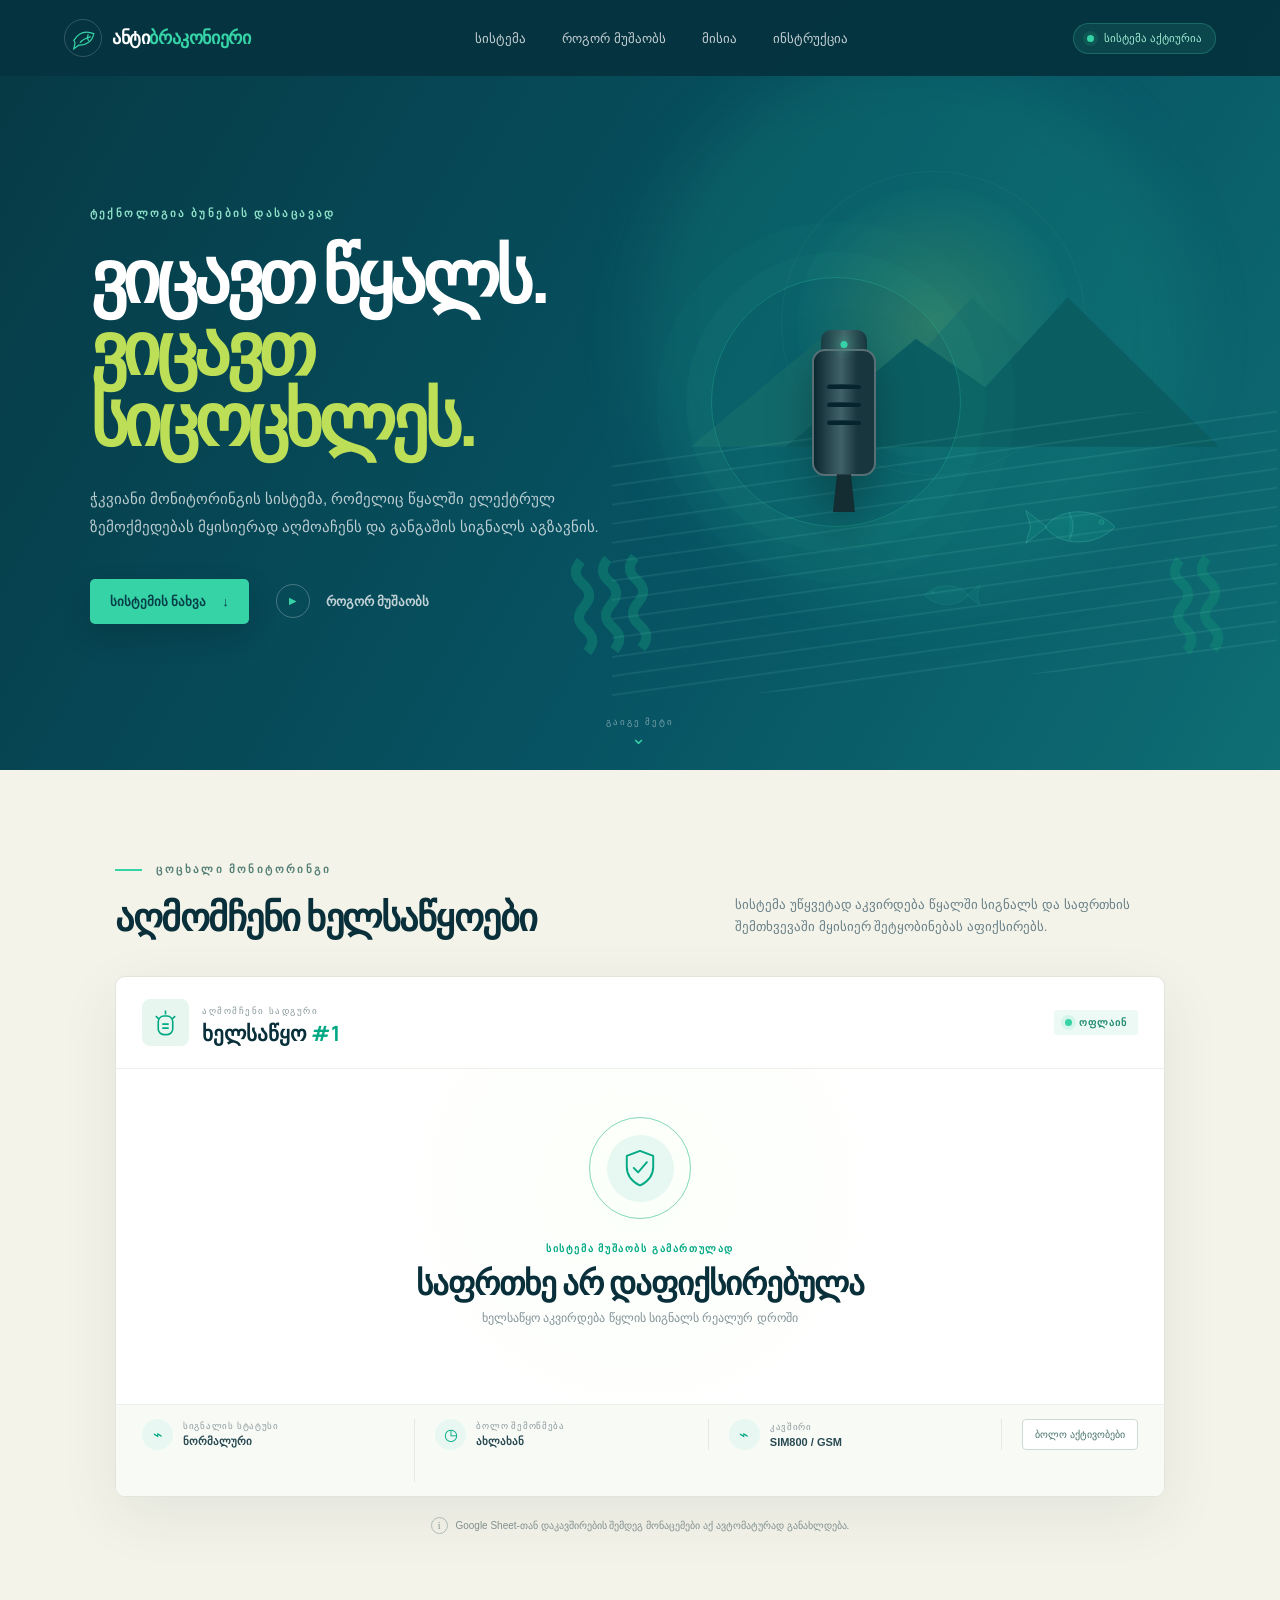
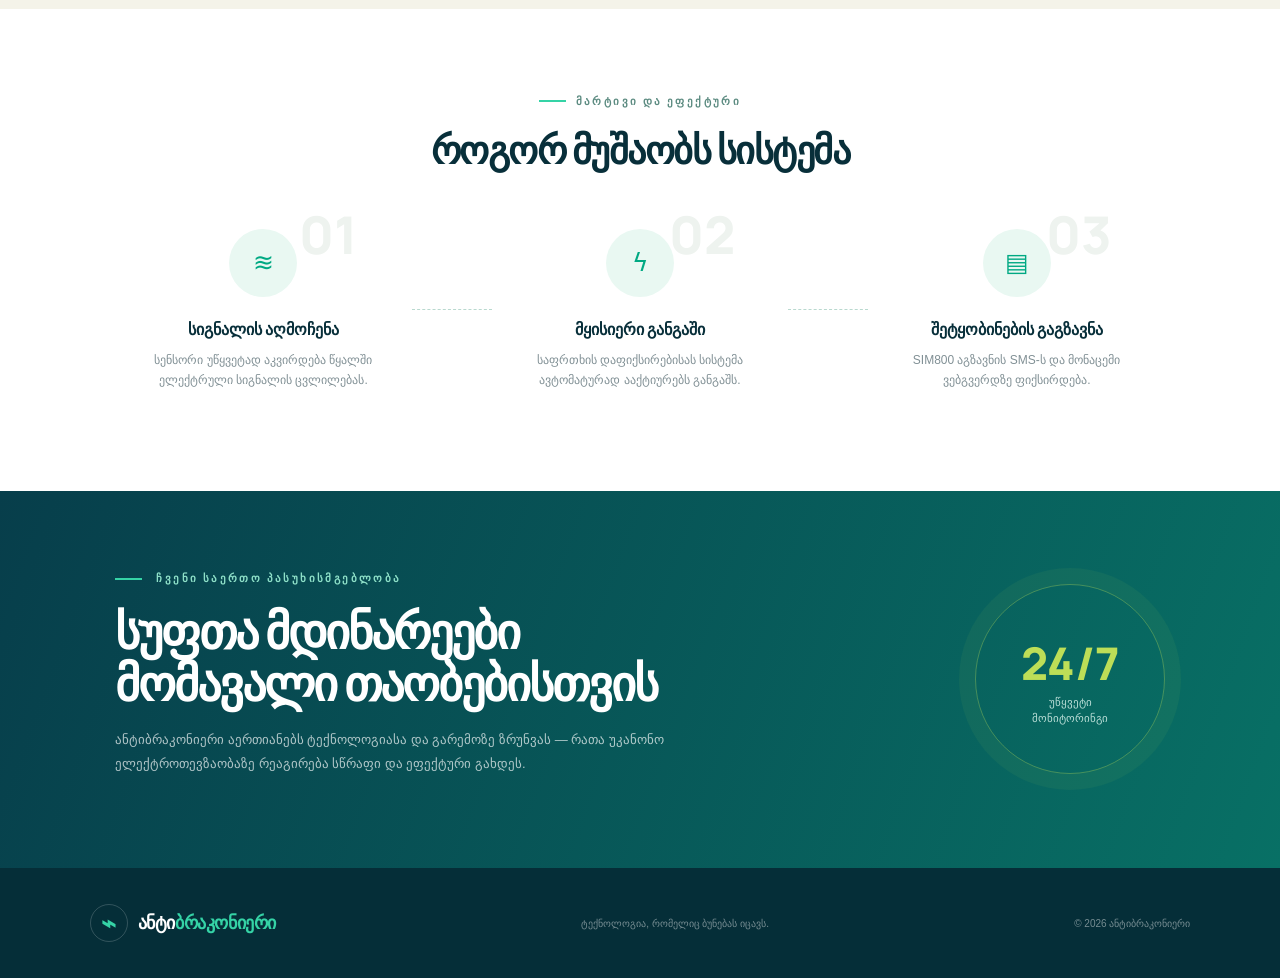
<file: index.html>
<!doctype html>
<html lang="ka">
<head>
  <meta charset="UTF-8" />
  <meta name="viewport" content="width=device-width, initial-scale=1.0" />
  <meta name="theme-color" content="#073d4c" />
  <meta name="description" content="ანტიბრაკონიერი — წყლის ეკოსისტემის დაცვის ჭკვიანი მონიტორინგის სისტემა." />
  <title>ანტიბრაკონიერი — წყლის დაცვის სისტემა</title>
  <link rel="preconnect" href="https://fonts.googleapis.com">
  <link rel="preconnect" href="https://fonts.gstatic.com" crossorigin>
  <link href="https://fonts.googleapis.com/css2?family=Fira+GO:wght@400;500;600;700&family=Manrope:wght@500;600;700;800&display=swap" rel="stylesheet">
  <link rel="stylesheet" href="style.css" />
</head>
<body>
  <header class="site-header">
    <a class="brand" href="#home" aria-label="ანტიბრაკონიერი — მთავარი">
      <span class="brand-mark" aria-hidden="true">
        <svg viewBox="0 0 48 48"><path d="M8 27c8-13 19-17 33-11-2 12-12 20-25 19l-8 6 2-10-2-4Z"/><path d="M18 31c5-5 10-8 18-10M32 17c-2 4-2 8 1 11"/></svg>
      </span>
      <span>ანტი<span>ბრაკონიერი</span></span>
    </a>
    <nav aria-label="მთავარი ნავიგაცია">
      <a href="#system">სისტემა</a>
      <a href="#how-it-works">როგორ მუშაობს</a>
      <a href="#mission">მისია</a>
      <a href="instruction.html">ინსტრუქცია</a>
    </nav>
    <div class="live-pill"><i></i> სისტემა აქტიურია</div>
  </header>

  <main id="home">
    <section class="hero">
      <div class="hero-glow"></div>
      <div class="hero-copy">
        <p class="eyebrow"> ტექნოლოგია ბუნების დასაცავად</p>
        <h1>ვიცავთ წყალს.<br><em>ვიცავთ სიცოცხლეს.</em></h1>
        <p class="hero-text">ჭკვიანი მონიტორინგის სისტემა, რომელიც წყალში ელექტრულ ზემოქმედებას მყისიერად აღმოაჩენს და განგაშის სიგნალს აგზავნის.</p>
        <div class="hero-actions">
          <a class="button primary" href="#system">სისტემის ნახვა <span>↓</span></a>
          <a class="button text-button" href="#how-it-works"><span class="play">▶</span> როგორ მუშაობს</a>
        </div>
      </div>
      <div class="hero-art" aria-hidden="true">
        <div class="sun"></div>
        <div class="mountain mountain-back"></div>
        <div class="mountain mountain-front"></div>
        <div class="reeds reeds-left">⌇⌇⌇</div>
        <div class="reeds reeds-right">⌇⌇</div>
        <svg class="fish fish-one" viewBox="0 0 120 54"><path d="M23 27C39 6 76 6 96 27 76 48 39 48 23 27Z"/><path d="m25 27-22-17 5 17-5 17 22-17Z"/><circle cx="82" cy="22" r="2.5"/><path d="M48 12c5 8 6 19 0 29"/></svg>
        <svg class="fish fish-two" viewBox="0 0 120 54"><path d="M23 27C39 6 76 6 96 27 76 48 39 48 23 27Z"/><path d="m25 27-22-17 5 17-5 17 22-17Z"/><circle cx="82" cy="22" r="2.5"/></svg>
        <div class="water-lines"></div>
        <div class="sensor-beam"></div>
        <div class="sensor">
          <span class="sensor-light"></span>
          <div class="sensor-cap"></div>
          <div class="sensor-body"><i></i><i></i><i></i></div>
          <div class="sensor-tip"></div>
        </div>
      </div>
      <div class="scroll-hint">გაიგე მეტი <span>⌄</span></div>
    </section>

    <section class="monitor-section" id="system">
      <div class="section-heading">
        <div>
          <p class="eyebrow dark"><span></span> ცოცხალი მონიტორინგი</p>
          <h2>აღმომჩენი ხელსაწყოები</h2>
        </div>
        <p>სისტემა უწყვეტად აკვირდება წყალში სიგნალს და საფრთხის შემთხვევაში მყისიერ შეტყობინებას აფიქსირებს.</p>
      </div>

      <article class="device-card" id="device-card" data-state="safe">
        <div class="card-top">
          <div class="device-title">
            <span class="device-icon">
              <svg viewBox="0 0 36 36"><path d="M18 3v5M6 10l4 4M30 10l-4 4"/><rect x="9" y="10" width="18" height="23" rx="7"/><path d="M14 25h8M14 20h8"/></svg>
            </span>
            <div>
              <span class="tiny-label">აღმომჩენი სადგური</span>
              <h3>ხელსაწყო <b>#1</b></h3>
            </div>
          </div>
          <div class="status-badge"><i></i><span id="connection-label">ონლაინ</span></div>
        </div>

        <div class="status-display" aria-live="polite">
          <div class="pulse-wrap">
            <span class="pulse-ring"></span>
            <span class="pulse-ring delay"></span>
            <span class="shield">
              <svg viewBox="0 0 54 62"><path d="M27 3 48 11v17c0 14-9 24-21 30C15 52 6 42 6 28V11l21-8Z"/><path d="m17 30 7 7 14-16"/></svg>
            </span>
          </div>
          <p class="status-kicker" id="status-kicker">სისტემა მუშაობს გამართულად</p>
          <h4 id="status-title">საფრთხე არ დაფიქსირებულა</h4>
          <p id="status-description">ხელსაწყო აკვირდება წყლის სიგნალს რეალურ დროში</p>
          <div class="alert-time" id="alert-time" hidden>—</div>
        </div>

        <div class="card-metrics">
          <div><span class="metric-icon signal">⌁</span><p>სიგნალის სტატუსი<strong id="signal-value">ნორმალური</strong></p></div>
          <div><span class="metric-icon clock">◷</span><p>ბოლო შემოწმება<strong id="last-check">ახლახან</strong></p></div>
          <div><span class="metric-icon network">⌁</span><p>კავშირი<strong>SIM800 / GSM</strong></p></div>
         <button class="demo-button" id="demo-button" type="button">ბოლო აქტივობები</button>
          <div id="activity-history" hidden>
  <ul id="activity-list"></ul>
</div>
        </div>
      </article>
      <p class="integration-note"><span>i</span> Google Sheet-თან დაკავშირების შემდეგ მონაცემები აქ ავტომატურად განახლდება.</p>
    </section>

    <section class="how-section" id="how-it-works">
      <p class="eyebrow centered"><span></span> მარტივი და ეფექტური</p>
      <h2>როგორ მუშაობს სისტემა</h2>
      <div class="steps">
        <article><span>01</span><div class="step-icon">≋</div><h3>სიგნალის აღმოჩენა</h3><p>სენსორი უწყვეტად აკვირდება წყალში ელექტრული სიგნალის ცვლილებას.</p></article>
        <i class="step-line"></i>
        <article><span>02</span><div class="step-icon">ϟ</div><h3>მყისიერი განგაში</h3><p>საფრთხის დაფიქსირებისას სისტემა ავტომატურად ააქტიურებს განგაშს.</p></article>
        <i class="step-line"></i>
        <article><span>03</span><div class="step-icon">▤</div><h3>შეტყობინების გაგზავნა</h3><p>SIM800 აგზავნის SMS-ს და მონაცემი ვებგვერდზე ფიქსირდება.</p></article>
      </div>
    </section>

    <section class="mission-section" id="mission">
      <div>
        <p class="eyebrow"><span></span> ჩვენი საერთო პასუხისმგებლობა</p>
        <h2>სუფთა მდინარეები<br>მომავალი თაობებისთვის</h2>
        <p>ანტიბრაკონიერი აერთიანებს ტექნოლოგიასა და გარემოზე ზრუნვას — რათა უკანონო ელექტროთევზაობაზე რეაგირება სწრაფი და ეფექტური გახდეს.</p>
      </div>
      <div class="mission-badge"><strong>24/7</strong><span>უწყვეტი<br>მონიტორინგი</span></div>
    </section>
  </main>

  <footer>
    <a class="brand footer-brand" href="#home"><span class="brand-mark">⌁</span><span>ანტი<span>ბრაკონიერი</span></span></a>
    <p>ტექნოლოგია, რომელიც ბუნებას იცავს.</p>
    <span>© 2026 ანტიბრაკონიერი</span>
  </footer>

 
  <script src="script.js?v=4"></script>
</body>
</html>
</file>
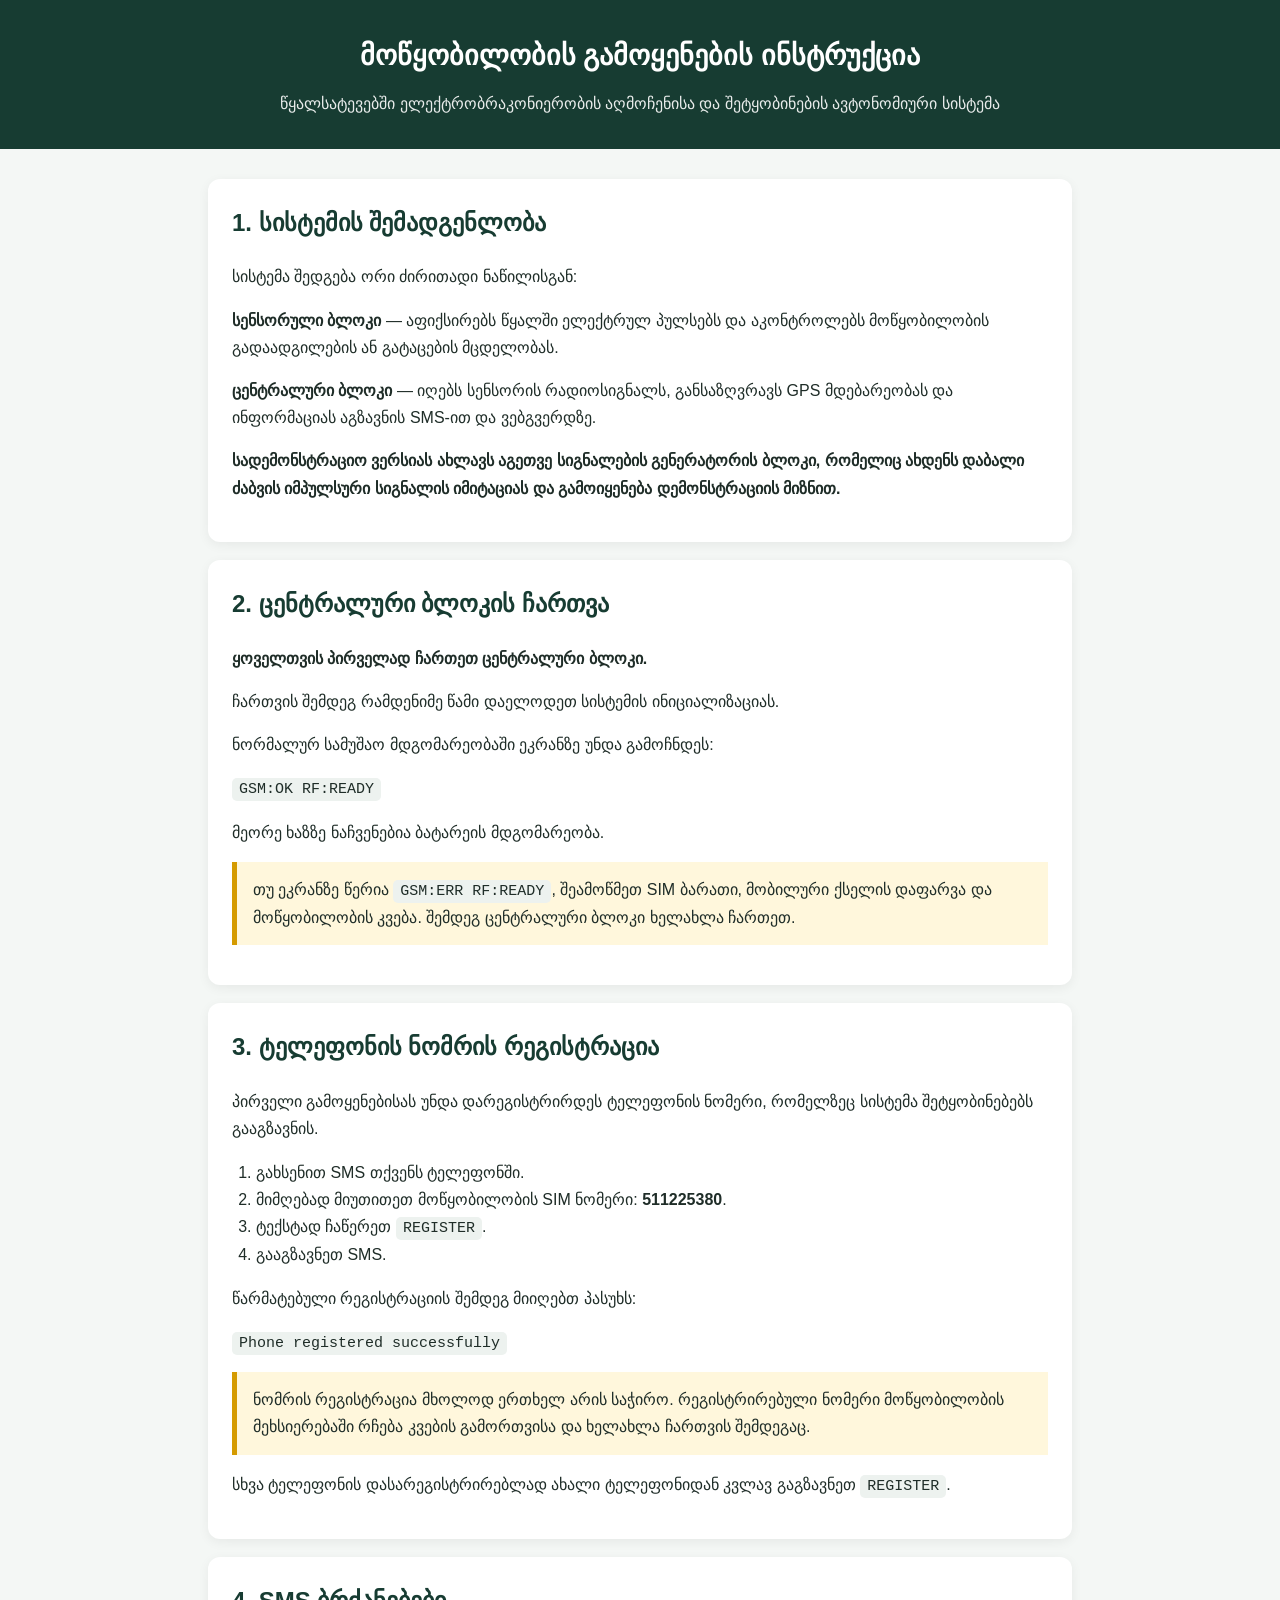
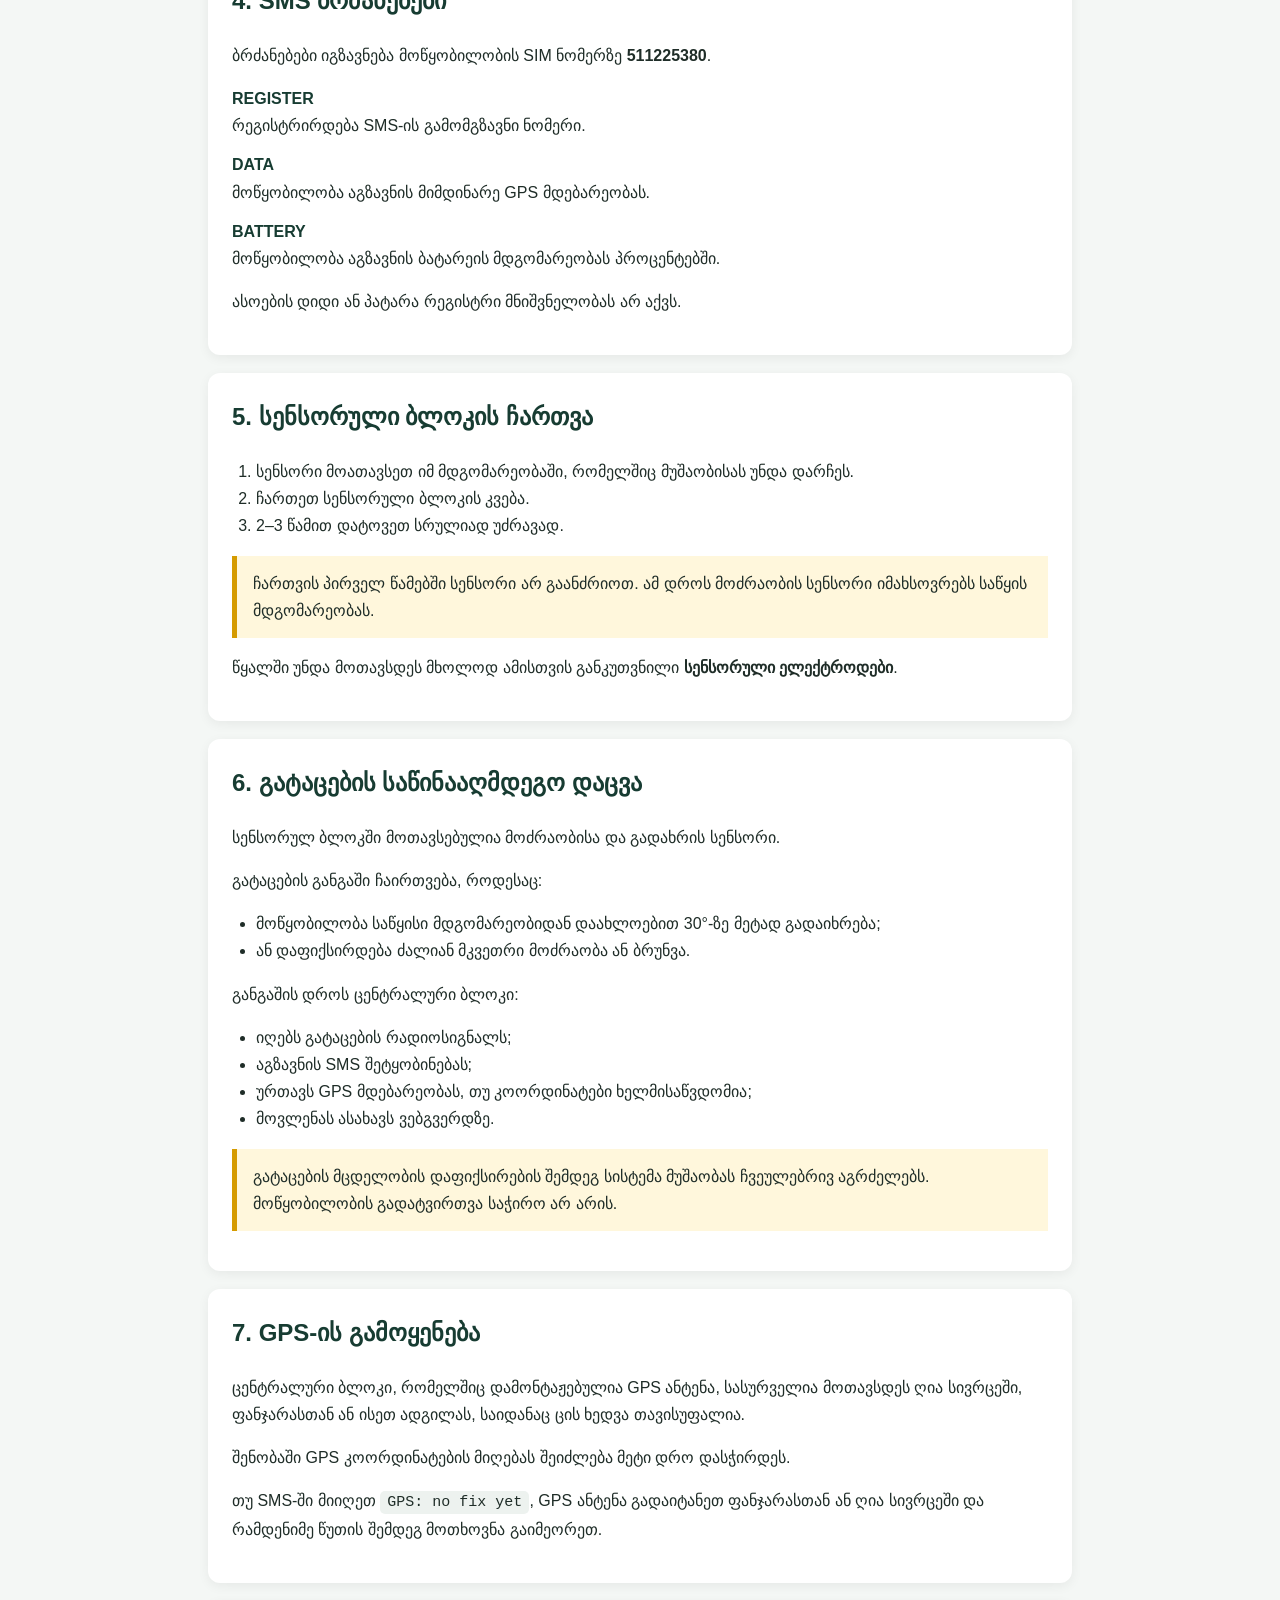
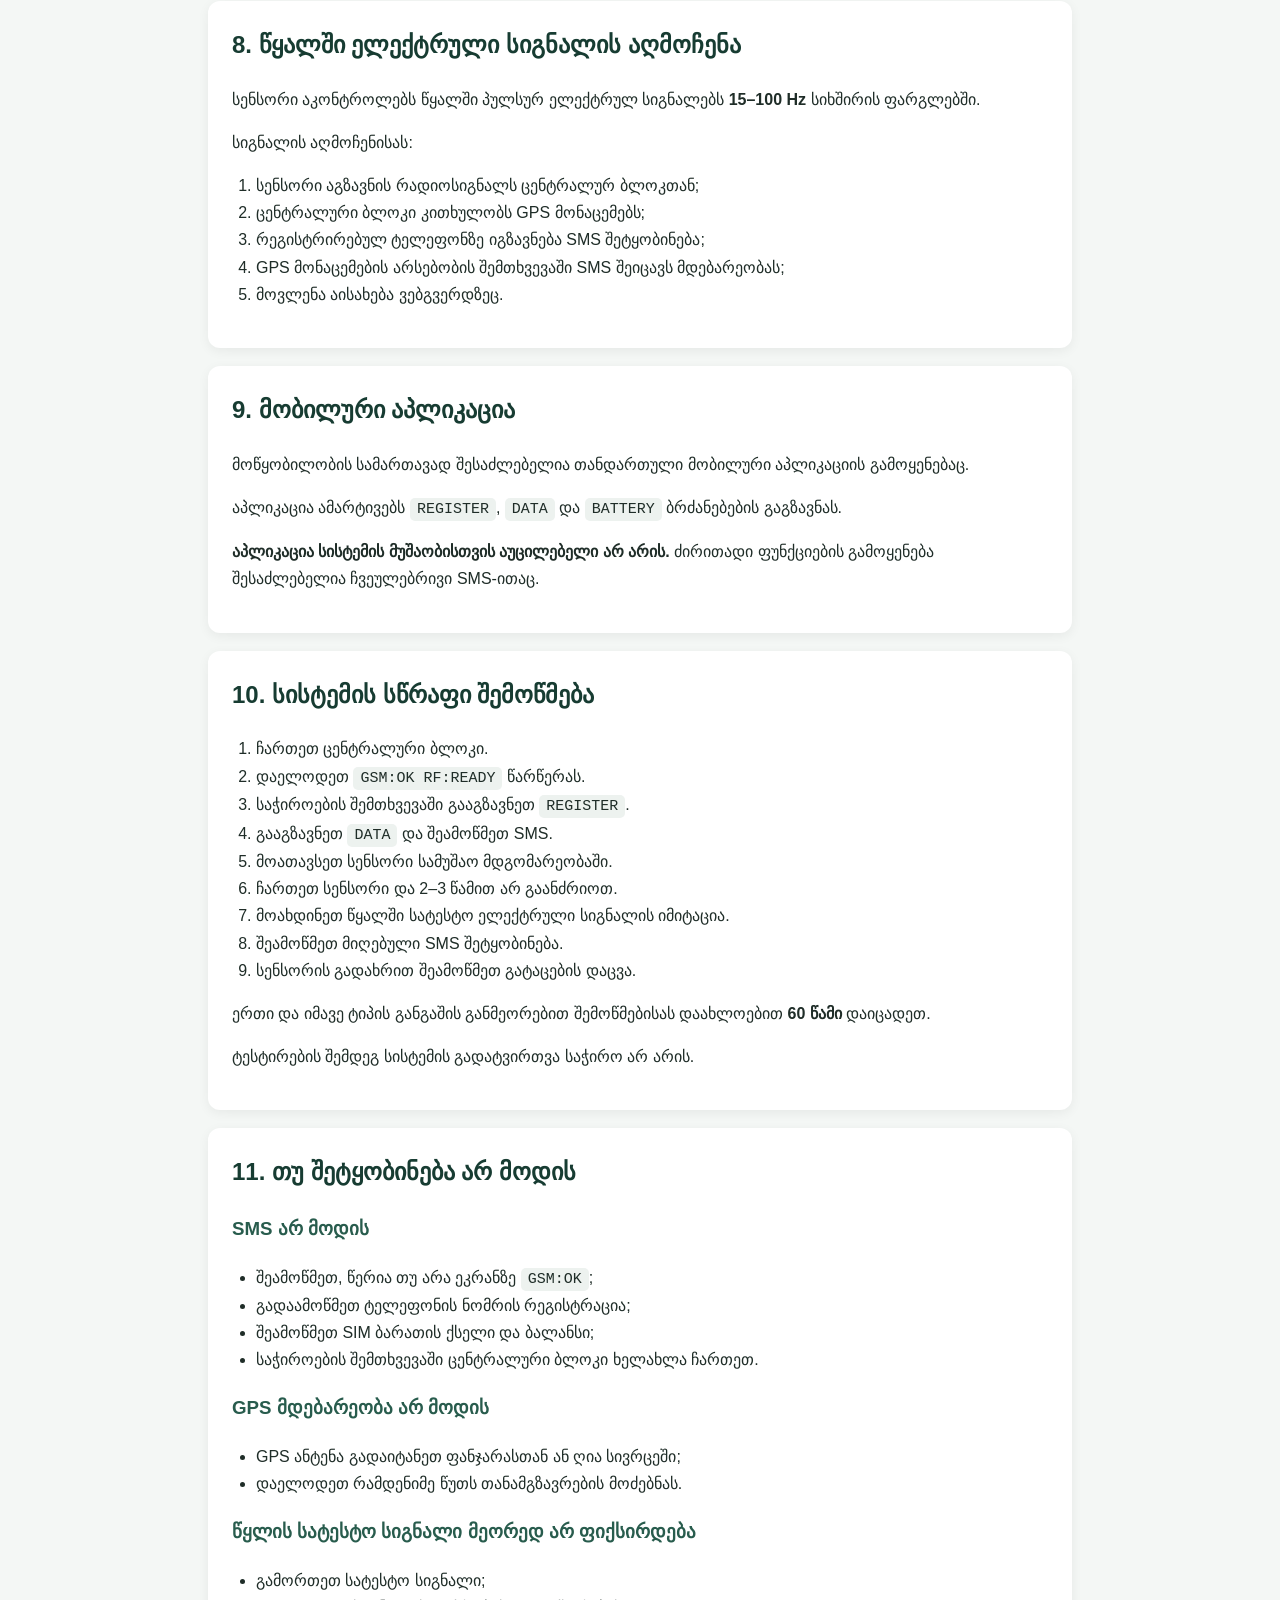
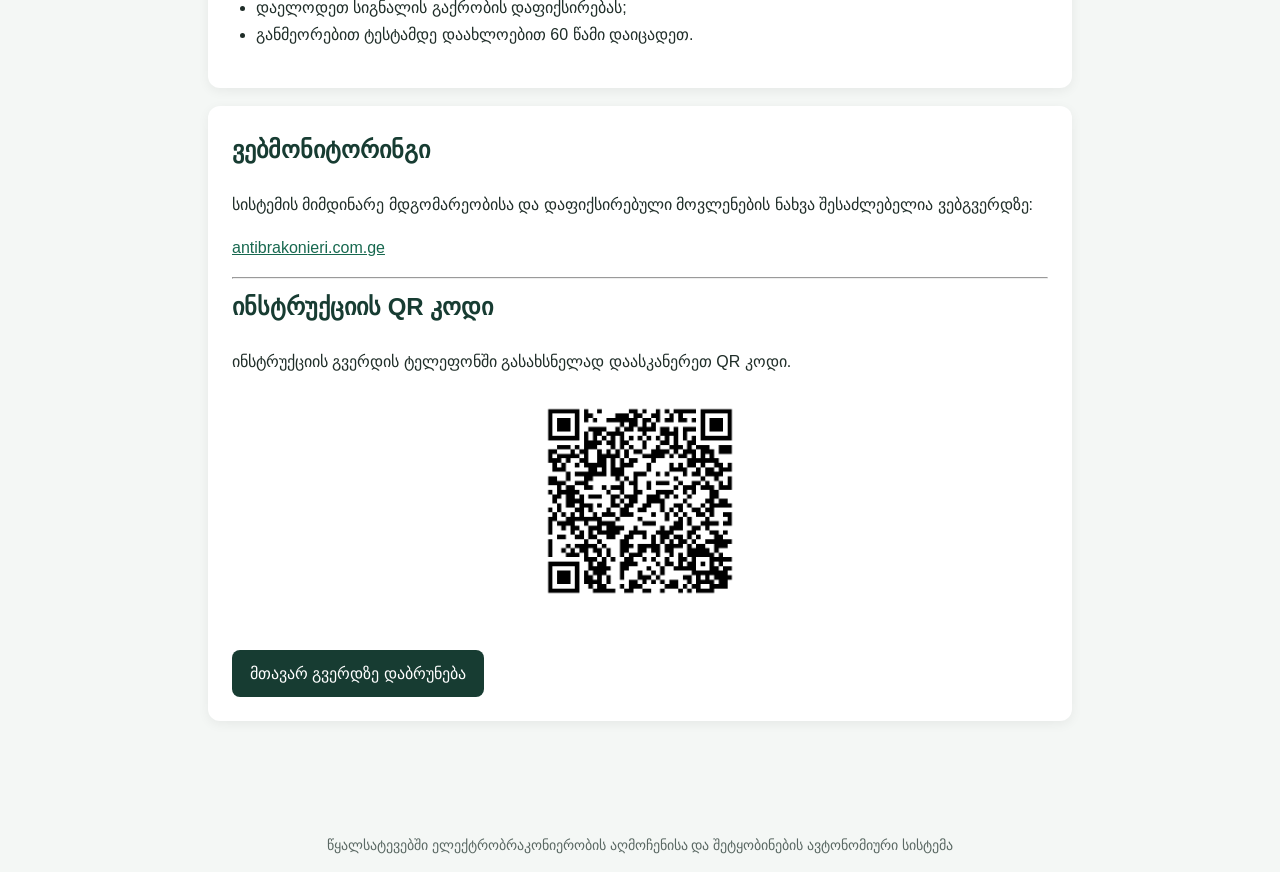
<file: instruction.html>
<!DOCTYPE html>
<html lang="ka">
<head>
  <meta charset="UTF-8">
  <meta name="viewport" content="width=device-width, initial-scale=1.0">

  <title>გამოყენების ინსტრუქცია | ანტიბრაკონიერი</title>

  <style>
    * {
      box-sizing: border-box;
    }

    body {
      margin: 0;
      font-family: Arial, sans-serif;
      background: #f4f7f5;
      color: #1f2d28;
      line-height: 1.7;
    }

    header {
      background: #173c32;
      color: white;
      padding: 32px 20px;
      text-align: center;
    }

    header h1 {
      margin: 0 0 10px;
      font-size: 28px;
    }

    header p {
      margin: 0;
      opacity: 0.9;
    }

    main {
      max-width: 900px;
      margin: 30px auto;
      padding: 0 18px 40px;
    }

    section {
      background: white;
      margin-bottom: 18px;
      padding: 24px;
      border-radius: 12px;
      box-shadow: 0 3px 12px rgba(0, 0, 0, 0.06);
    }

    h2 {
      margin-top: 0;
      color: #173c32;
    }

    h3 {
      color: #285c4d;
    }

    code {
      background: #edf2ef;
      padding: 3px 7px;
      border-radius: 5px;
      font-size: 15px;
    }

    .important {
      background: #fff7dc;
      border-left: 5px solid #d59b00;
      padding: 14px 16px;
      margin: 16px 0;
    }

    .quick {
      background: #e7f4ee;
      border-left: 5px solid #27795f;
    }

    ol, ul {
      padding-left: 24px;
    }

    .command {
      margin-bottom: 12px;
    }

    .command strong {
      color: #173c32;
    }

    a {
      color: #17684f;
    }

    .home-link {
      display: inline-block;
      margin-top: 15px;
      padding: 10px 18px;
      background: #173c32;
      color: white;
      text-decoration: none;
      border-radius: 8px;
    }

    footer {
      text-align: center;
      padding: 25px;
      color: #5a6863;
      font-size: 14px;
    }

    @media (max-width: 600px) {
      header h1 {
        font-size: 23px;
      }

      section {
        padding: 18px;
      }
    }
  </style>
</head>

<body>

<header>
  <h1>მოწყობილობის გამოყენების ინსტრუქცია</h1>
  <p>წყალსატევებში ელექტრობრაკონიერობის აღმოჩენისა და შეტყობინების ავტონომიური სისტემა</p>
</header>

<main>

 
   
  <section>
    <h2>1. სისტემის შემადგენლობა</h2>

    <p>
      სისტემა შედგება ორი ძირითადი ნაწილისგან:
    </p>

    <p>
      <strong>სენსორული ბლოკი</strong> — აფიქსირებს წყალში ელექტრულ
      პულსებს და აკონტროლებს მოწყობილობის გადაადგილების ან
      გატაცების მცდელობას.
    </p>

    <p>
      <strong>ცენტრალური ბლოკი</strong> — იღებს სენსორის
      რადიოსიგნალს, განსაზღვრავს GPS მდებარეობას და ინფორმაციას
      აგზავნის SMS-ით და ვებგვერდზე.
    </p>

    <p>
      <strong>სადემონსტრაციო ვერსიას ახლავს აგეთვე სიგნალების გენერატორის ბლოკი, რომელიც ახდენს დაბალი ძაბვის იმპულსური სიგნალის იმიტაციას და გამოიყენება დემონსტრაციის მიზნით.</strong> 
    </p>
  </section>


  <section>
    <h2>2. ცენტრალური ბლოკის ჩართვა</h2>

    <p><strong>ყოველთვის პირველად ჩართეთ ცენტრალური ბლოკი.</strong></p>

    <p>
      ჩართვის შემდეგ რამდენიმე წამი დაელოდეთ სისტემის ინიციალიზაციას.
    </p>

    <p>
      ნორმალურ სამუშაო მდგომარეობაში ეკრანზე უნდა გამოჩნდეს:
    </p>

    <p><code>GSM:OK RF:READY</code></p>

    <p>
      მეორე ხაზზე ნაჩვენებია ბატარეის მდგომარეობა.
    </p>

    <div class="important">
      თუ ეკრანზე წერია <code>GSM:ERR RF:READY</code>,
      შეამოწმეთ SIM ბარათი, მობილური ქსელის დაფარვა და
      მოწყობილობის კვება. შემდეგ ცენტრალური ბლოკი ხელახლა ჩართეთ.
    </div>
  </section>


  <section>
    <h2>3. ტელეფონის ნომრის რეგისტრაცია</h2>

    <p>
      პირველი გამოყენებისას უნდა დარეგისტრირდეს ტელეფონის ნომერი,
      რომელზეც სისტემა შეტყობინებებს გააგზავნის.
    </p>

    <ol>
      <li>გახსენით SMS თქვენს ტელეფონში.</li>
      <li>მიმღებად მიუთითეთ მოწყობილობის SIM ნომერი: <strong>511225380</strong>.</li>
      <li>ტექსტად ჩაწერეთ <code>REGISTER</code>.</li>
      <li>გააგზავნეთ SMS.</li>
    </ol>

    <p>
      წარმატებული რეგისტრაციის შემდეგ მიიღებთ პასუხს:
    </p>

    <p><code>Phone registered successfully</code></p>

    <div class="important">
      ნომრის რეგისტრაცია მხოლოდ ერთხელ არის საჭირო.
      რეგისტრირებული ნომერი მოწყობილობის მეხსიერებაში რჩება
      კვების გამორთვისა და ხელახლა ჩართვის შემდეგაც.
    </div>

    <p>
      სხვა ტელეფონის დასარეგისტრირებლად ახალი ტელეფონიდან კვლავ
      გაგზავნეთ <code>REGISTER</code>.
    </p>
  </section>
 <section>
    <h2>4. SMS ბრძანებები</h2>

    <p>
      ბრძანებები იგზავნება მოწყობილობის SIM ნომერზე
      <strong>511225380</strong>.
    </p>

    <div class="command">
      <strong>REGISTER</strong><br>
      რეგისტრირდება SMS-ის გამომგზავნი ნომერი.
    </div>

    <div class="command">
      <strong>DATA</strong><br>
      მოწყობილობა აგზავნის მიმდინარე GPS მდებარეობას.
    </div>

    <div class="command">
      <strong>BATTERY</strong><br>
      მოწყობილობა აგზავნის ბატარეის მდგომარეობას პროცენტებში.
    </div>

    <p>
      ასოების დიდი ან პატარა რეგისტრი მნიშვნელობას არ აქვს.
    </p>
  </section>

  <section>
    <h2>5. სენსორული ბლოკის ჩართვა</h2>

    <ol>
      <li>სენსორი მოათავსეთ იმ მდგომარეობაში, რომელშიც მუშაობისას უნდა დარჩეს.</li>
      <li>ჩართეთ სენსორული ბლოკის კვება.</li>
      <li>2–3 წამით დატოვეთ სრულიად უძრავად.</li>
    </ol>

    <div class="important">
      ჩართვის პირველ წამებში სენსორი არ გაანძრიოთ.
      ამ დროს მოძრაობის სენსორი იმახსოვრებს საწყის მდგომარეობას.
    </div>

    <p>
      წყალში უნდა მოთავსდეს მხოლოდ ამისთვის განკუთვნილი
      <strong>სენსორული ელექტროდები</strong>.
    </p>
  </section>


  


  <section>
    <h2>6. გატაცების საწინააღმდეგო დაცვა</h2>

    <p>
      სენსორულ ბლოკში მოთავსებულია მოძრაობისა და გადახრის სენსორი.
    </p>

    <p>გატაცების განგაში ჩაირთვება, როდესაც:</p>

    <ul>
      <li>მოწყობილობა საწყისი მდგომარეობიდან დაახლოებით 30°-ზე მეტად გადაიხრება;</li>
      <li>ან დაფიქსირდება ძალიან მკვეთრი მოძრაობა ან ბრუნვა.</li>
    </ul>

    <p>განგაშის დროს ცენტრალური ბლოკი:</p>

    <ul>
      <li>იღებს გატაცების რადიოსიგნალს;</li>
      <li>აგზავნის SMS შეტყობინებას;</li>
      <li>ურთავს GPS მდებარეობას, თუ კოორდინატები ხელმისაწვდომია;</li>
      <li>მოვლენას ასახავს ვებგვერდზე.</li>
    </ul>

    <div class="important">
      გატაცების მცდელობის დაფიქსირების შემდეგ სისტემა მუშაობას
      ჩვეულებრივ აგრძელებს. მოწყობილობის გადატვირთვა საჭირო არ არის.
    </div>
  </section>


  <section>
    <h2>7. GPS-ის გამოყენება</h2>

    <p>
     ცენტრალური ბლოკი, რომელშიც დამონტაჟებულია GPS ანტენა, სასურველია მოთავსდეს ღია სივრცეში, ფანჯარასთან ან ისეთ ადგილას, საიდანაც ცის ხედვა თავისუფალია.
    </p>

    <p>
      შენობაში GPS კოორდინატების მიღებას შეიძლება მეტი დრო დასჭირდეს.
    </p>

    <p>
      თუ SMS-ში მიიღეთ <code>GPS: no fix yet</code>,
      GPS ანტენა გადაიტანეთ ფანჯარასთან ან ღია სივრცეში და
      რამდენიმე წუთის შემდეგ მოთხოვნა გაიმეორეთ.
    </p>
  </section>

<section>
    <h2>8. წყალში ელექტრული სიგნალის აღმოჩენა</h2>

    <p>
      სენსორი აკონტროლებს წყალში პულსურ ელექტრულ სიგნალებს
      <strong>15–100 Hz</strong> სიხშირის ფარგლებში.
    </p>

    <p>სიგნალის აღმოჩენისას:</p>

    <ol>
      <li>სენსორი აგზავნის რადიოსიგნალს ცენტრალურ ბლოკთან;</li>
      <li>ცენტრალური ბლოკი კითხულობს GPS მონაცემებს;</li>
      <li>რეგისტრირებულ ტელეფონზე იგზავნება SMS შეტყობინება;</li>
      <li>GPS მონაცემების არსებობის შემთხვევაში SMS შეიცავს მდებარეობას;</li>
      <li>მოვლენა აისახება ვებგვერდზეც.</li>
    </ol>
  </section>
 


  <section>
    <h2>9. მობილური აპლიკაცია</h2>

    <p>
      მოწყობილობის სამართავად შესაძლებელია თანდართული
      მობილური აპლიკაციის გამოყენებაც.
    </p>

    <p>
      აპლიკაცია ამარტივებს <code>REGISTER</code>,
      <code>DATA</code> და <code>BATTERY</code>
      ბრძანებების გაგზავნას.
    </p>

    <p>
      <strong>აპლიკაცია სისტემის მუშაობისთვის აუცილებელი არ არის.</strong>
      ძირითადი ფუნქციების გამოყენება შესაძლებელია ჩვეულებრივი SMS-ითაც.
    </p>
  </section>


  <section>
    <h2>10. სისტემის სწრაფი შემოწმება</h2>

    <ol>
      <li>ჩართეთ ცენტრალური ბლოკი.</li>
      <li>დაელოდეთ <code>GSM:OK RF:READY</code> წარწერას.</li>
      <li>საჭიროების შემთხვევაში გააგზავნეთ <code>REGISTER</code>.</li>
      <li>გააგზავნეთ <code>DATA</code> და შეამოწმეთ SMS.</li>
      <li>მოათავსეთ სენსორი სამუშაო მდგომარეობაში.</li>
      <li>ჩართეთ სენსორი და 2–3 წამით არ გაანძრიოთ.</li>
      <li>მოახდინეთ წყალში სატესტო ელექტრული სიგნალის იმიტაცია.</li>
      <li>შეამოწმეთ მიღებული SMS შეტყობინება.</li>
      <li>სენსორის გადახრით შეამოწმეთ გატაცების დაცვა.</li>
    </ol>

    <p>
      ერთი და იმავე ტიპის განგაშის განმეორებით შემოწმებისას
      დაახლოებით <strong>60 წამი</strong> დაიცადეთ.
    </p>

    <p>
      ტესტირების შემდეგ სისტემის გადატვირთვა საჭირო არ არის.
    </p>
  </section>


  <section>
    <h2>11. თუ შეტყობინება არ მოდის</h2>

    <h3>SMS არ მოდის</h3>

    <ul>
      <li>შეამოწმეთ, წერია თუ არა ეკრანზე <code>GSM:OK</code>;</li>
      <li>გადაამოწმეთ ტელეფონის ნომრის რეგისტრაცია;</li>
      <li>შეამოწმეთ SIM ბარათის ქსელი და ბალანსი;</li>
      <li>საჭიროების შემთხვევაში ცენტრალური ბლოკი ხელახლა ჩართეთ.</li>
    </ul>

    <h3>GPS მდებარეობა არ მოდის</h3>

    <ul>
      <li>GPS ანტენა გადაიტანეთ ფანჯარასთან ან ღია სივრცეში;</li>
      <li>დაელოდეთ რამდენიმე წუთს თანამგზავრების მოძებნას.</li>
    </ul>

    <h3>წყლის სატესტო სიგნალი მეორედ არ ფიქსირდება</h3>

    <ul>
      <li>გამორთეთ სატესტო სიგნალი;</li>
      <li>დაელოდეთ სიგნალის გაქრობის დაფიქსირებას;</li>
      <li>განმეორებით ტესტამდე დაახლოებით 60 წამი დაიცადეთ.</li>
    </ul>
  </section>


  <section>
    <h2>ვებმონიტორინგი</h2>

    

    <p>
      სისტემის მიმდინარე მდგომარეობისა და დაფიქსირებული მოვლენების
      ნახვა შესაძლებელია ვებგვერდზე:
    </p>

    <p>
      <a href="https://antibrakonieri.com.ge/">
        antibrakonieri.com.ge
      </a>
    </p>
<hr>

<h2>ინსტრუქციის QR კოდი</h2>

<p>
  ინსტრუქციის გვერდის ტელეფონში გასახსნელად დაასკანერეთ QR კოდი.
  
</p>

<p style="text-align:center;">
  <img
    src="instruction_qr_4cm_300dpi.png"
    alt="მოწყობილობის გამოყენების ინსტრუქციის QR კოდი"
    style="width:220px; max-width:100%; height:auto;"
  >
</p>
    <a class="home-link" href="index.html">მთავარ გვერდზე დაბრუნება</a>
  </section>

</main>

<footer>
  წყალსატევებში ელექტრობრაკონიერობის აღმოჩენისა და შეტყობინების ავტონომიური სისტემა
</footer>

</body>
</html>
</file>
<file: style.css>
:root {
  --ink: #082f3a;
  --deep: #063e4c;
  --deep-2: #052f3c;
  --teal: #00a983;
  --mint: #35d3a6;
  --lime: #bdde57;
  --cream: #f3f3e9;
  --white: #fff;
  --muted: #688088;
  --danger: #ef5b4e;
}

* { box-sizing: border-box; }
html { scroll-behavior: smooth; }
body { margin: 0; color: var(--ink); background: var(--cream); font-family: "Fira GO", sans-serif; }
a { color: inherit; text-decoration: none; }
button { font: inherit; }

.site-header {
  height: 76px; padding: 0 clamp(24px, 5vw, 78px); display: flex; align-items: center;
  justify-content: space-between; background: rgba(6, 52, 64, .96); color: white;
  position: fixed; inset: 0 0 auto; z-index: 30; backdrop-filter: blur(12px);
}
.brand { display: flex; align-items: center; gap: 10px; font-size: 18px; font-weight: 700; letter-spacing: -.4px; }
.brand > span:last-child > span { color: var(--mint); }
.brand-mark { width: 38px; height: 38px; display: grid; place-items: center; border: 1px solid rgba(255,255,255,.18); border-radius: 50%; }
.brand-mark svg { width: 29px; fill: none; stroke: var(--mint); stroke-width: 2; }
nav { display: flex; gap: 36px; font-size: 13px; color: rgba(255,255,255,.76); }
nav a:hover { color: var(--mint); }
.live-pill { padding: 8px 13px; border-radius: 30px; background: rgba(62, 219, 174, .1); border: 1px solid rgba(72,222,178,.24); font-size: 11px; color: #9fead3; }
.live-pill i, .status-badge i { width: 7px; height: 7px; border-radius: 50%; background: var(--mint); display: inline-block; margin-right: 7px; box-shadow: 0 0 0 4px rgba(53,211,166,.12); }

.hero { min-height: 720px; padding: 150px clamp(24px, 7vw, 110px) 90px; color: white; background: linear-gradient(120deg, #063944 0%, #075363 58%, #0e6e74 100%); display: grid; grid-template-columns: .95fr 1.05fr; position: relative; overflow: hidden; }
.hero-glow { position: absolute; width: 550px; height: 550px; border-radius: 50%; background: rgba(39, 201, 166, .12); filter: blur(30px); right: 7%; top: 7%; }
.hero-copy { position: relative; z-index: 3; align-self: center; max-width: 650px; }
.eyebrow { margin: 0 0 21px; font: 700 11px/1.2 Manrope, sans-serif; text-transform: uppercase; letter-spacing: 2.4px; color: #8ee0c8; }
.eyebrow > span { width: 27px; height: 2px; background: var(--mint); display: inline-block; vertical-align: middle; margin-right: 10px; }
.eyebrow.dark { color: #568077; }
.hero h1 { font: 800 clamp(48px, 5.7vw, 83px)/.98 Manrope, "Fira GO", sans-serif; letter-spacing: -4.5px; margin: 0; }
.hero h1 em { font-style: normal; color: var(--lime); }
.hero-text { max-width: 570px; color: rgba(255,255,255,.72); font-size: 15px; line-height: 1.9; margin: 30px 0 37px; }
.hero-actions { display: flex; align-items: center; gap: 27px; }
.button { display: inline-flex; align-items: center; gap: 16px; font-size: 13px; font-weight: 600; }
.button.primary { background: var(--mint); color: #073e47; padding: 15px 20px; border-radius: 5px; box-shadow: 0 12px 30px rgba(0,0,0,.15); }
.button.primary:hover { transform: translateY(-2px); background: #4de2b8; }
.button.text-button { color: rgba(255,255,255,.75); }
.play { display: grid; place-items: center; width: 34px; height: 34px; border-radius: 50%; border: 1px solid rgba(255,255,255,.25); color: var(--mint); font-size: 9px; }
.scroll-hint { position: absolute; left: 50%; bottom: 21px; transform: translateX(-50%); font-size: 9px; letter-spacing: 2px; text-transform: uppercase; color: rgba(255,255,255,.45); text-align: center; }
.scroll-hint span { display: block; font-size: 18px; color: var(--mint); }

.hero-art { position: relative; min-height: 530px; align-self: center; }
.sun { position: absolute; width: 305px; height: 305px; right: 18%; top: 4%; border-radius: 50%; background: radial-gradient(circle, rgba(189,222,87,.18), rgba(53,211,166,.03) 63%, transparent 64%); border: 1px solid rgba(174,231,193,.05); }
.mountain { position: absolute; bottom: 44%; width: 75%; height: 34%; right: -5%; clip-path: polygon(0 100%, 30% 40%, 46% 67%, 65% 17%, 100% 100%); }
.mountain-back { background: #176e6b; opacity: .65; transform: translateX(-22%); }
.mountain-front { background: #0a5e62; }
.water-lines { position: absolute; left: 0; right: -15%; bottom: 0; height: 48%; background: repeating-linear-gradient(176deg, transparent 0 16px, rgba(124,222,205,.13) 17px, transparent 19px); transform: skewY(-4deg); }
.fish { position: absolute; fill: rgba(31,182,159,.14); stroke: rgba(115,224,199,.23); stroke-width: 1; }
.fish-one { width: 115px; right: 9%; bottom: 24%; }
.fish-two { width: 72px; right: 36%; bottom: 13%; transform: scaleX(-1); opacity: .65; }
.reeds { position: absolute; bottom: 0; color: #118b75; font-size: 120px; letter-spacing: -32px; font-family: serif; opacity: .5; transform: rotate(-4deg); }
.reeds-left { left: -10%; }.reeds-right { right: -3%; }
.sensor { position: absolute; width: 70px; height: 200px; left: 34%; top: 34%; filter: drop-shadow(0 25px 22px rgba(0,0,0,.26)); }
.sensor-cap { width: 46px; height: 22px; margin: 0 auto; border-radius: 10px 10px 3px 3px; background: linear-gradient(90deg,#183d43,#42666a,#17383e); }
.sensor-body { width: 64px; height: 127px; padding: 20px 13px; margin: -3px auto 0; border-radius: 13px; background: linear-gradient(90deg, #0b2730, #416168 45%, #18363d 72%); border: 2px solid #587075; }
.sensor-body i { height: 5px; border-radius: 5px; display: block; margin: 13px 0; background: #05242d; box-shadow: inset 0 1px rgba(255,255,255,.08); }
.sensor-tip { width: 22px; height: 38px; margin: -2px auto; clip-path: polygon(18% 0,82% 0,100% 100%,0 100%); background: #142d33; }
.sensor-light { position: absolute; z-index: 2; top: 11px; left: 50%; width: 7px; height: 7px; transform: translateX(-50%); border-radius: 50%; background: var(--mint); box-shadow: 0 0 12px var(--mint); }
.sensor-beam { position: absolute; width: 250px; height: 250px; border: 1px solid rgba(53,211,166,.26); border-radius: 50%; left: 17%; top: 24%; box-shadow: 0 0 0 25px rgba(53,211,166,.035), 0 0 0 55px rgba(53,211,166,.025); animation: breathe 3.2s infinite ease-in-out; }

.monitor-section { padding: 92px max(24px, calc((100vw - 1050px)/2)) 75px; background: #f4f3e9; }
.section-heading { display: flex; align-items: end; justify-content: space-between; gap: 50px; margin-bottom: 38px; }
.section-heading h2, .how-section h2 { font: 800 clamp(29px,3vw,42px)/1.1 Manrope, "Fira GO"; letter-spacing: -1.5px; margin: 0; }
.section-heading > p { max-width: 430px; color: var(--muted); line-height: 1.7; font-size: 13px; margin: 0; }
.device-card { border-radius: 10px; overflow: hidden; background: white; box-shadow: 0 18px 60px rgba(14,50,56,.08); border: 1px solid #e1e6dc; }
.card-top { display: flex; justify-content: space-between; padding: 22px 26px; border-bottom: 1px solid #edf0e8; }
.device-title { display: flex; align-items: center; gap: 13px; }
.device-icon { width: 47px; height: 47px; display: grid; place-items: center; border-radius: 8px; background: #e7f7f0; }
.device-icon svg { width: 29px; fill: none; stroke: var(--teal); stroke-width: 2; }
.tiny-label { font-size: 9px; letter-spacing: 1.5px; text-transform: uppercase; color: #86969a; }
.device-title h3 { font: 700 21px/1.2 Manrope, "Fira GO"; margin: 3px 0 0; }.device-title h3 b{ color: var(--teal); }
.status-badge { align-self: center; padding: 7px 11px; background: #edf9f4; border-radius: 3px; color: #218b70; font-size: 10px; font-weight: 600; text-transform: uppercase; letter-spacing: 1px; }
.status-display { min-height: 335px; padding: 48px 20px 32px; text-align: center; background: radial-gradient(circle at center 35%, #fbfff9, #fff 50%); }
.pulse-wrap { width: 102px; height: 102px; margin: 0 auto 24px; position: relative; display: grid; place-items: center; }
.pulse-ring { position: absolute; inset: 0; border: 1px solid rgba(35,178,137,.3); border-radius: 50%; animation: pulse 2.4s infinite; }
.pulse-ring.delay { animation-delay: 1.2s; }
.shield { width: 67px; height: 67px; border-radius: 50%; background: #e6f8f1; display: grid; place-items: center; position: relative; z-index: 2; }
.shield svg { width: 34px; fill: none; stroke: var(--teal); stroke-width: 3; stroke-linecap: round; stroke-linejoin: round; }
.status-kicker { color: var(--teal); font-size: 10px; font-weight: 700; letter-spacing: 1.6px; text-transform: uppercase; }
.status-display h4 { margin: 8px 0; font: 800 clamp(23px, 2.6vw, 34px)/1.15 Manrope, "Fira GO"; letter-spacing: -1px; }
.status-display > p:last-of-type { margin: 0; color: #829297; font-size: 12px; }
.alert-time { margin-top: 16px; font-size: 12px; font-weight: 600; color: var(--danger); }
.card-metrics { min-height: 86px; padding: 14px 26px; background: #f8faf6; border-top: 1px solid #edf0e8; display: grid; grid-template-columns: repeat(3, 1fr) auto; align-items: center; }
.card-metrics > div { display: flex; gap: 10px; align-items: center; border-right: 1px solid #e4e9e2; margin-right: 20px; }
.metric-icon { width: 31px; height: 31px; border-radius: 50%; display: grid; place-items: center; color: var(--teal); background: #e8f7f1; }
.card-metrics p { margin: 0; color: #8b999c; font-size: 9px; text-transform: uppercase; letter-spacing: .7px; }
.card-metrics strong { display: block; margin-top: 4px; color: #294a52; font-size: 11px; text-transform: none; letter-spacing: 0; }
.demo-button { border: 1px solid #cddbd5; color: #47726b; background: white; border-radius: 4px; padding: 9px 12px; font-size: 10px; cursor: pointer; }
.demo-button:hover { border-color: var(--teal); color: var(--teal); }
.integration-note { text-align: center; color: #81908f; font-size: 10px; margin: 20px 0 0; }
.integration-note span { display: inline-grid; place-items:center; width: 17px;height:17px;border:1px solid #aebbb6;border-radius:50%;margin-right:5px;font-family:serif; }

.device-card[data-state="alert"] { border-color: rgba(239,91,78,.55); box-shadow: 0 18px 60px rgba(239,91,78,.14); }
.device-card[data-state="alert"] .status-display { background: radial-gradient(circle at center 35%, #fff3ef, #fff 55%); }
.device-card[data-state="alert"] .shield { background: #ffe8e4; animation: alertShake .55s infinite; }
.device-card[data-state="alert"] .shield svg { stroke: var(--danger); }
.device-card[data-state="alert"] .pulse-ring { border-color: rgba(239,91,78,.55); animation-duration: 1s; }
.device-card[data-state="alert"] .status-kicker, .device-card[data-state="alert"] .status-display h4 { color: var(--danger); }
.device-card[data-state="alert"] .status-badge { background: #fff0ed; color: var(--danger); }
.device-card[data-state="alert"] .status-badge i { background: var(--danger); box-shadow: 0 0 0 4px rgba(239,91,78,.13); }

.how-section { padding: 85px max(24px, calc((100vw - 1050px)/2)) 100px; background: #fff; text-align: center; }
.eyebrow.centered { display: flex; justify-content: center; align-items: center; color: #5c8b81; }
.steps { margin-top: 58px; display: grid; grid-template-columns: 1fr 80px 1fr 80px 1fr; align-items: center; }
.steps article { position: relative; padding: 0 24px; }
.steps article > span { position: absolute; top: -30px; right: 18%; color: #eef3ef; font: 800 52px Manrope; }
.step-icon { width: 68px; height: 68px; border-radius: 50%; margin: 0 auto 21px; display: grid; place-items: center; color: var(--teal); background: #e9f8f2; font-size: 25px; }
.steps h3 { font: 700 16px Manrope, "Fira GO"; margin: 0 0 10px; }.steps p { color: #819095; font-size: 12px; line-height: 1.7; margin:0; }
.step-line { height: 1px; border-top: 1px dashed #b9d9cf; }
.mission-section { padding: 80px max(24px, calc((100vw - 1050px)/2)); display:flex; justify-content:space-between; align-items:center; gap:40px; color:white; background: linear-gradient(110deg,#073e4b,#087065); }
.mission-section h2 { font: 800 clamp(30px,4vw,48px)/1.08 Manrope,"Fira GO"; letter-spacing:-2px; margin:0 0 20px; }.mission-section > div > p:last-child { max-width:650px; line-height:1.8;color:rgba(255,255,255,.68);font-size:13px; }
.mission-badge { min-width:190px; height:190px; border-radius:50%; display:grid; place-content:center; text-align:center; border:1px solid rgba(189,222,87,.35); box-shadow:0 0 0 16px rgba(189,222,87,.05); }.mission-badge strong{font:800 45px Manrope;color:var(--lime)}.mission-badge span{font-size:11px;line-height:1.5;color:#b9ddd6}
footer { min-height:110px; padding:25px clamp(24px,7vw,105px); background:#052e38; color:rgba(255,255,255,.45); display:flex;align-items:center;justify-content:space-between;font-size:10px; }
.footer-brand { color:#fff; }.footer-brand .brand-mark { color:var(--mint);font-size:25px; }

@keyframes pulse { 0% { transform:scale(.65); opacity:0 } 45%{opacity:1} 100%{transform:scale(1.35);opacity:0} }
@keyframes breathe { 50% { transform:scale(1.06); opacity:.65 } }
@keyframes alertShake { 0%,100%{transform:rotate(-2deg)}50%{transform:rotate(2deg)} }

@media (max-width: 850px) {
  nav { display:none; }
  .hero { grid-template-columns:1fr; padding-top:130px; min-height:900px; }
  .hero-copy { max-width:680px; }
  .hero-art { position:absolute; inset:auto 0 0 20%; height:460px; min-height:0; opacity:.83; }
  .hero h1 { letter-spacing:-3px; }
  .section-heading { align-items:start; flex-direction:column; gap:18px; }
  .card-metrics { grid-template-columns:1fr 1fr; gap:18px; padding:22px; }
  .card-metrics > div { border:0; }
  .steps { grid-template-columns:1fr; gap:45px; }.step-line {display:none}
}
@media (max-width: 560px) {
  .site-header { height:66px; padding:0 18px; }.brand {font-size:15px}.brand-mark{width:34px;height:34px}.live-pill{font-size:0;padding:10px}.live-pill i{margin:0}
  .hero { min-height:820px; padding:112px 22px 70px; }.hero h1{font-size:48px;letter-spacing:-2.5px}.hero-text{font-size:13px}.hero-actions{align-items:flex-start;flex-direction:column;gap:20px}
  .hero-art{left:0;height:380px}.sensor{transform:scale(.78);left:40%}.sensor-beam{transform:scale(.75);left:20%}
  .monitor-section,.how-section{padding-left:16px;padding-right:16px}.card-top{padding:17px}.status-display{min-height:320px}.card-metrics{grid-template-columns:1fr}.demo-button{width:100%}
  .mission-section{flex-direction:column;align-items:flex-start}.mission-badge{align-self:center}
  footer{flex-direction:column;gap:15px;text-align:center;padding:30px}
}
@media (prefers-reduced-motion: reduce) { *,*::before,*::after { animation-duration:.01ms!important; animation-iteration-count:1!important; scroll-behavior:auto!important; } }
</file>
